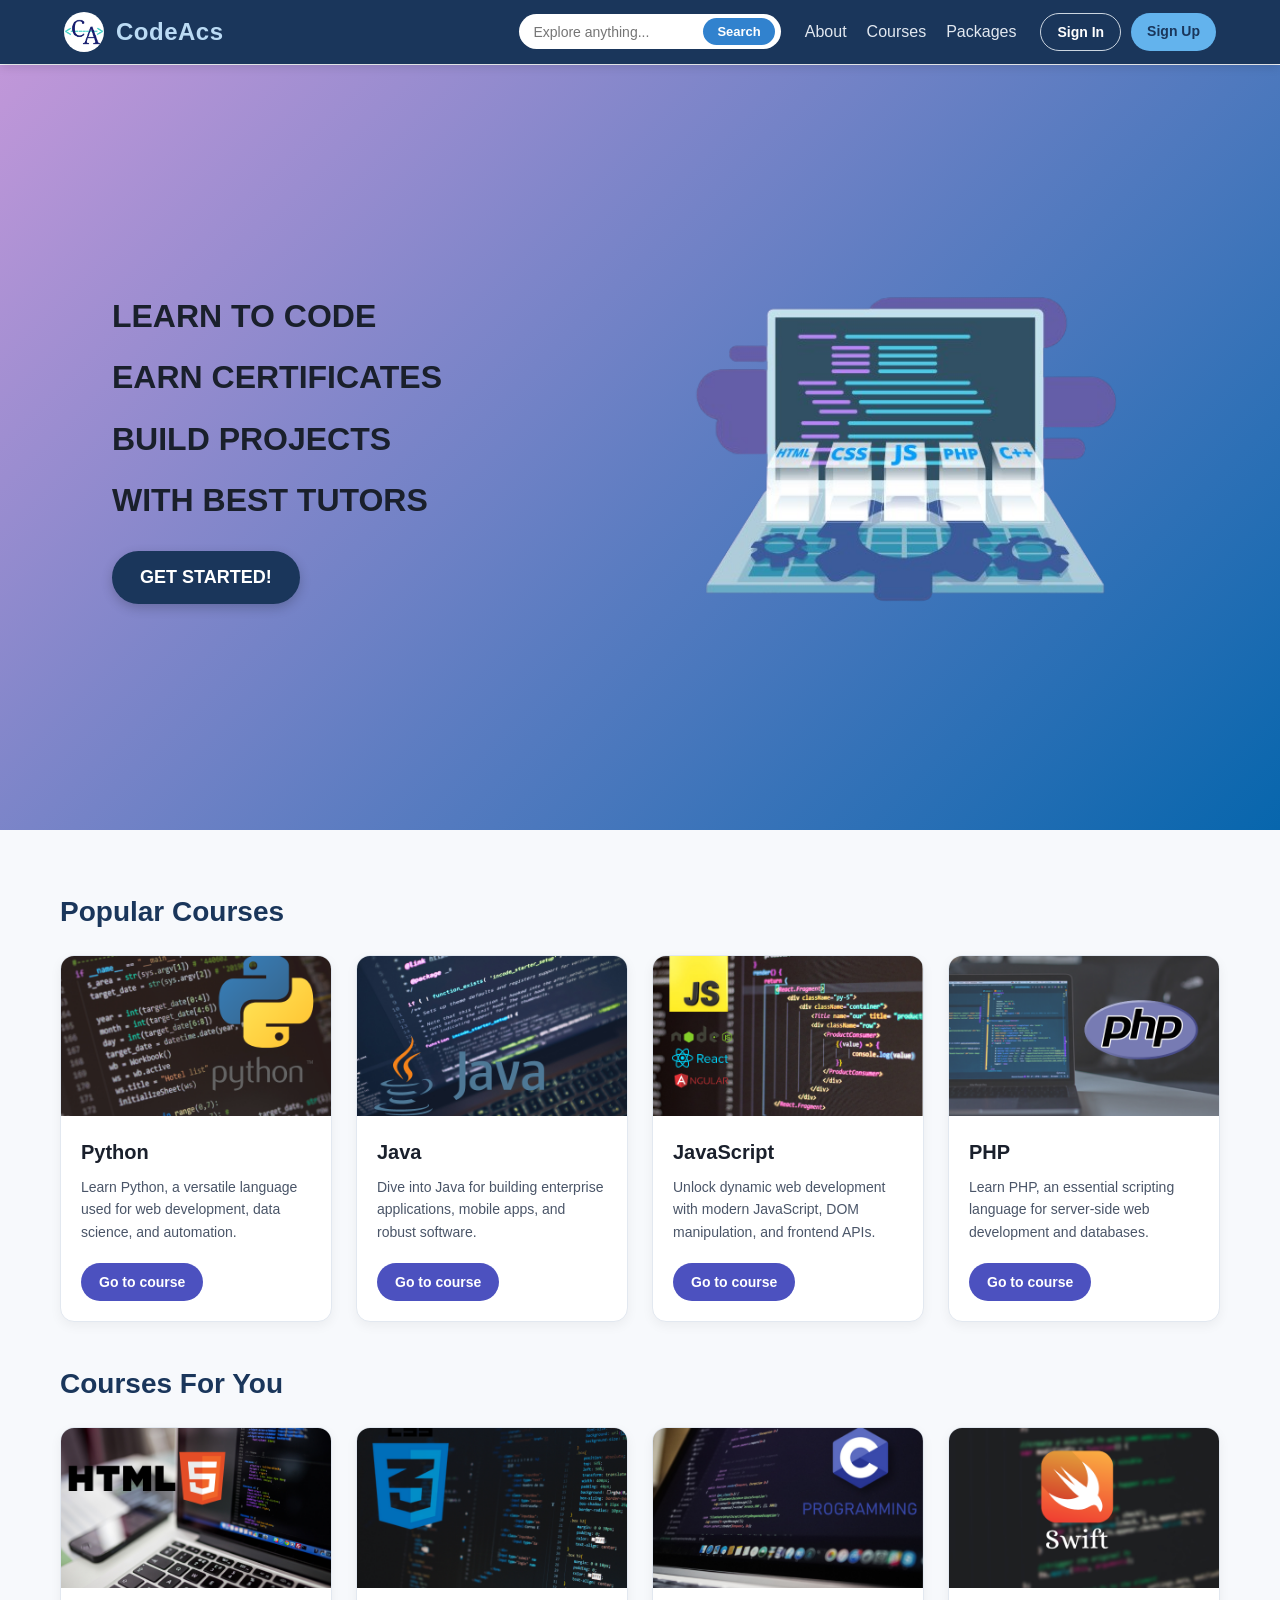
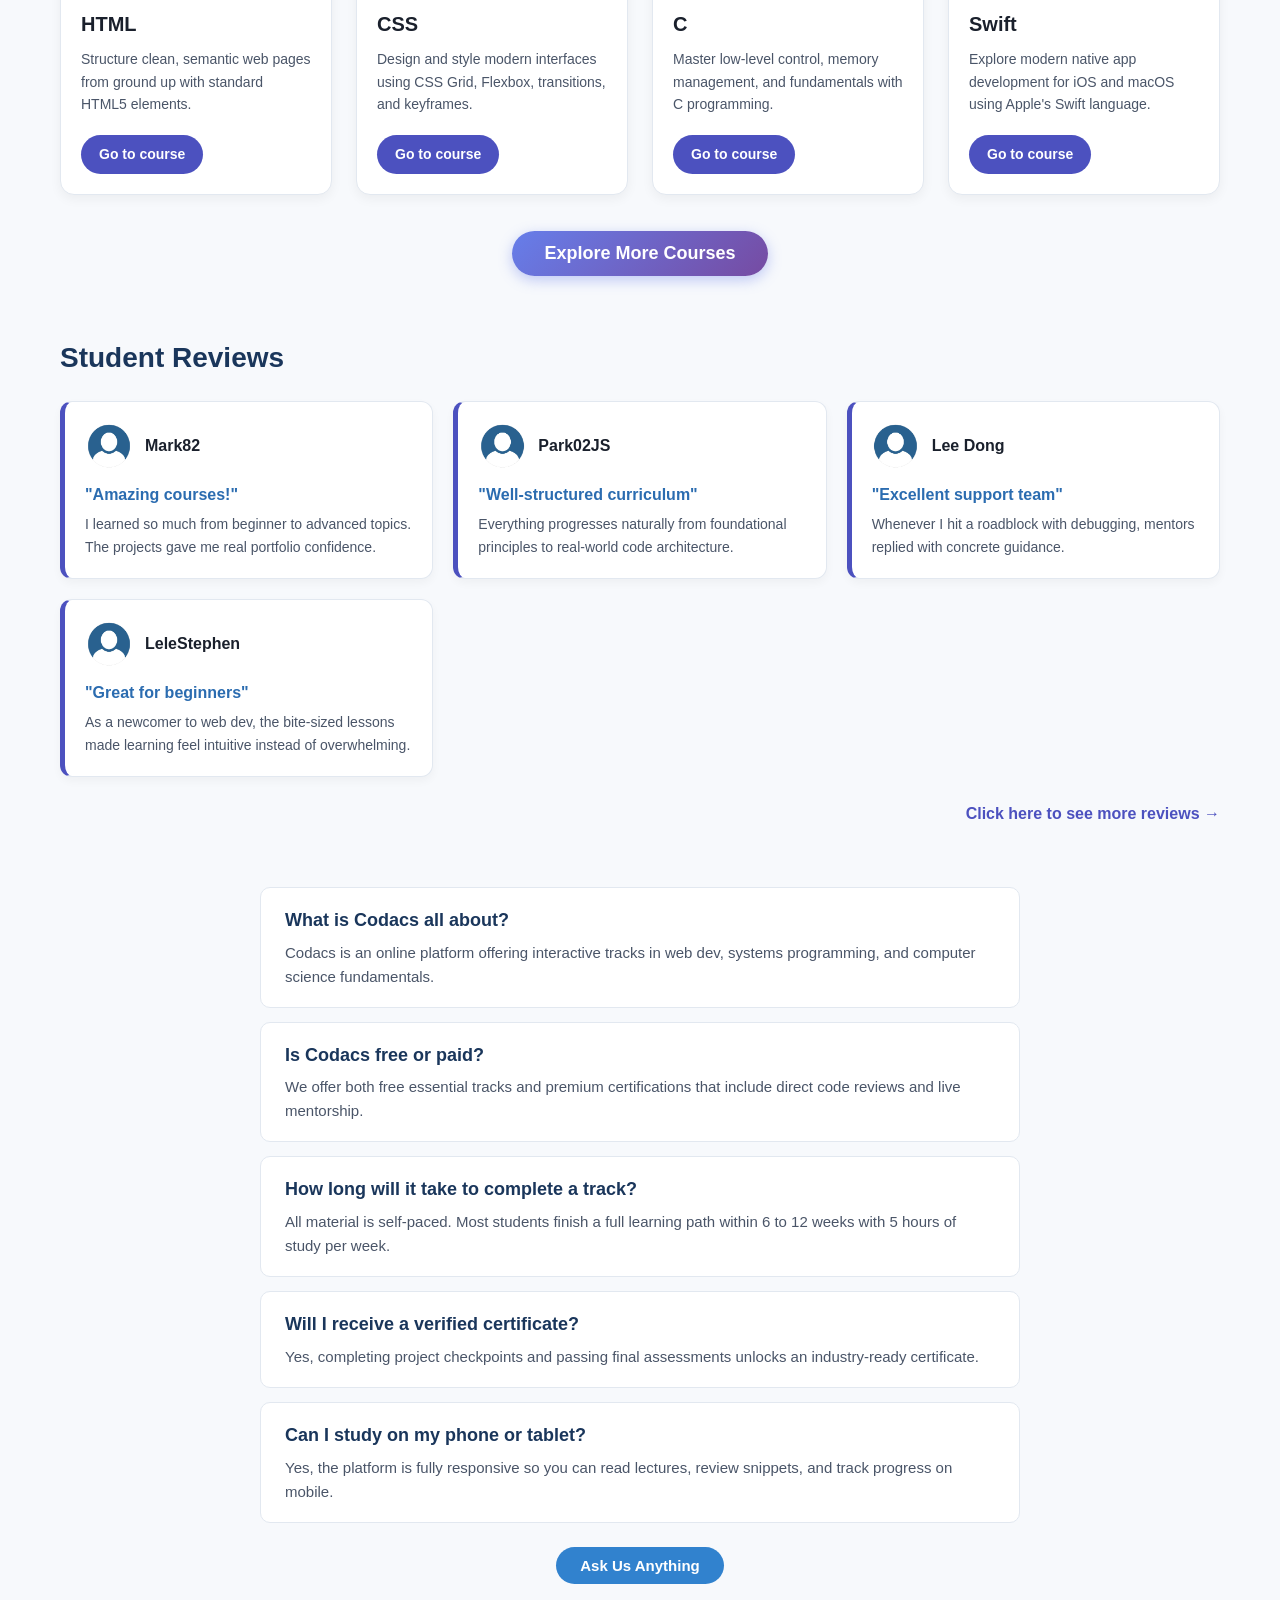
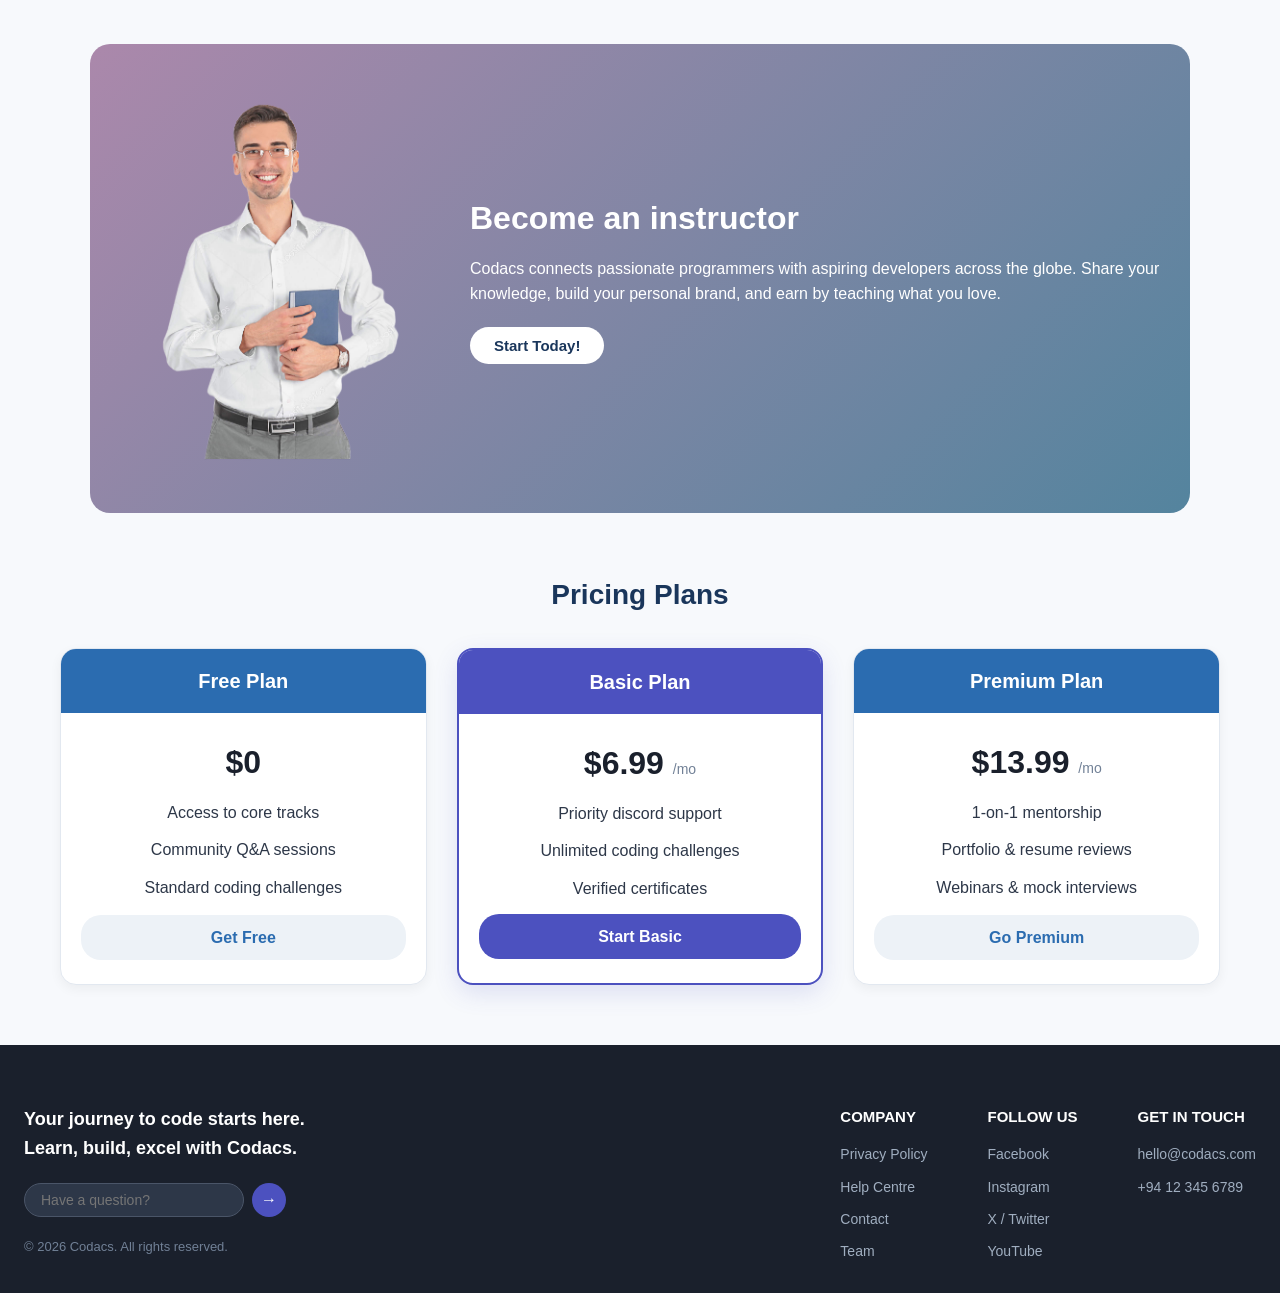
<file: index.html>
<!DOCTYPE html>
<html lang="en">
<head>
    <meta charset="UTF-8">
    <meta name="viewport" content="width=device-width, initial-scale=1.0">
    <title>Codacs - Learn to Code</title>
    <link rel="stylesheet" href="styles.css">
</head>
<body>
    <nav class="navbar">
        <div class="topnav">
            <div class="logo">
                <img src="./CA2.png" alt="Logo" height="40">
                <a href="index.html">CodeAcs</a>
            </div>

            <button class="nav-toggle" id="navToggle" aria-label="Toggle navigation">
                <span></span>
                <span></span>
                <span></span>
            </button>

            <div class="nav-menu" id="navMenu">
                <form class="searchbar">
                    <input type="text" placeholder="Explore anything...">
                    <button type="submit">Search</button>
                </form>

                <ul class="nav-links">
                    <li class="navli"><a href="#about">About</a></li>
                    <li class="navli"><a href="#cources">Courses</a></li>
                    <li class="navli"><a href="#pricing">Packages</a></li>
                </ul>

                <div class="log-buttons">
                    <a href="signin.html" class="btn btn-outline">Sign In</a>
                    <a href="signup.html" class="btn btn-primary">Sign Up</a>
                </div>
            </div>
        </div>
    </nav>
    
    <!-- Hero Section -->
    <header class="description">
        <div class="paras">
            <p>Learn to code</p>
            <p>Earn certificates</p>  
            <p>Build projects</p>
            <p>With best tutors</p>
            <a href="#cources" class="start">Get Started!</a>
        </div>
    
        <div class="hero-image-wrap">
            <img src="./images/ggg.png" alt="coding illustration" class="bigimg">
        </div>
    </header>

    <!-- Courses Section -->
    <section class="section-container" id="cources">
        <h2 class="h_2">Popular Courses</h2>   
        <div class="card-container">
            <div class="card">
                <img src="./images/python.png" alt="Python Course" class="card-img">
                <div class="card-body">
                    <h3 class="card-title">Python</h3>
                    <p class="card-text">Learn Python, a versatile language used for web development, data science, and automation.</p>
                    <a href="#" class="card-btn">Go to course</a>
                </div>
            </div>

            <div class="card">
                <img src="./images/java.png" alt="Java Course" class="card-img">
                <div class="card-body">
                    <h3 class="card-title">Java</h3>
                    <p class="card-text">Dive into Java for building enterprise applications, mobile apps, and robust software.</p>
                    <a href="#" class="card-btn">Go to course</a>
                </div>
            </div>
            
            <div class="card">
                <img src="./images/JS.png" alt="JavaScript Course" class="card-img">
                <div class="card-body">
                    <h3 class="card-title">JavaScript</h3>
                    <p class="card-text">Unlock dynamic web development with modern JavaScript, DOM manipulation, and frontend APIs.</p>
                    <a href="#" class="card-btn">Go to course</a>
                </div>
            </div>

            <div class="card">
                <img src="./images/php.png" alt="PHP Course" class="card-img">
                <div class="card-body">
                    <h3 class="card-title">PHP</h3>
                    <p class="card-text">Learn PHP, an essential scripting language for server-side web development and databases.</p>
                    <a href="#" class="card-btn">Go to course</a>
                </div>
            </div>
        </div>

        <h2 class="h_2">Courses For You</h2>
        <div class="card-container">
            <div class="card">
                <img src="./images/HTML.png" alt="HTML Course" class="card-img">
                <div class="card-body">
                    <h3 class="card-title">HTML</h3>
                    <p class="card-text">Structure clean, semantic web pages from ground up with standard HTML5 elements.</p>
                    <a href="#" class="card-btn">Go to course</a>
                </div>
            </div>
        
            <div class="card">
                <img src="./images/css.png" alt="CSS Course" class="card-img">
                <div class="card-body">
                    <h3 class="card-title">CSS</h3>
                    <p class="card-text">Design and style modern interfaces using CSS Grid, Flexbox, transitions, and keyframes.</p>
                    <a href="#" class="card-btn">Go to course</a>
                </div>
            </div>
        
            <div class="card">
                <img src="./images/c.png" alt="C Course" class="card-img">
                <div class="card-body">
                    <h3 class="card-title">C</h3>
                    <p class="card-text">Master low-level control, memory management, and fundamentals with C programming.</p>
                    <a href="#" class="card-btn">Go to course</a>
                </div>
            </div>
        
            <div class="card">
                <img src="./images/SWIFT.png" alt="Swift Course" class="card-img">
                <div class="card-body">
                    <h3 class="card-title">Swift</h3>
                    <p class="card-text">Explore modern native app development for iOS and macOS using Apple's Swift language.</p>
                    <a href="#" class="card-btn">Go to course</a>
                </div>
            </div>
        </div>

        <div class="center-btn-wrap">
            <button class="big-btncourse">Explore More Courses</button>
        </div>
    </section>

    <!-- Reviews Section -->
    <section class="section-container">
        <h2 class="h_2">Student Reviews</h2>
        <div class="reviews">
            <div class="review">
                <div class="review-header">
                    <img src="./images/profilepic.png" alt="Mark82" class="profile-img">
                    <p class="username">Mark82</p>
                </div>
                <p class="review-quote">"Amazing courses!"</p>
                <p class="review-text">I learned so much from beginner to advanced topics. The projects gave me real portfolio confidence.</p>
            </div>

            <div class="review">
                <div class="review-header">
                    <img src="./images/profilepic.png" alt="Park02JS" class="profile-img">
                    <p class="username">Park02JS</p>
                </div>
                <p class="review-quote">"Well-structured curriculum"</p>
                <p class="review-text">Everything progresses naturally from foundational principles to real-world code architecture.</p>
            </div>

            <div class="review">
                <div class="review-header">
                    <img src="./images/profilepic.png" alt="Lee Dong" class="profile-img">
                    <p class="username">Lee Dong</p>
                </div>
                <p class="review-quote">"Excellent support team"</p>
                <p class="review-text">Whenever I hit a roadblock with debugging, mentors replied with concrete guidance.</p>
            </div>

            <div class="review">
                <div class="review-header">
                    <img src="./images/profilepic.png" alt="LeleStephen" class="profile-img">
                    <p class="username">LeleStephen</p>
                </div>
                <p class="review-quote">"Great for beginners"</p>
                <p class="review-text">As a newcomer to web dev, the bite-sized lessons made learning feel intuitive instead of overwhelming.</p>
            </div>
        </div>
        <div class="link">
            <a class="reviewtlink" href="#">Click here to see more reviews &rarr;</a>
        </div>
    </section>
    
    <!-- FAQ / Intro Section -->
    <section class="introduction" id="about">
        <div class="faq-item">
            <h5>What is Codacs all about?</h5>
            <p class="ans">Codacs is an online platform offering interactive tracks in web dev, systems programming, and computer science fundamentals.</p>
        </div>

        <div class="faq-item">
            <h5>Is Codacs free or paid?</h5>
            <p class="ans">We offer both free essential tracks and premium certifications that include direct code reviews and live mentorship.</p>
        </div>

        <div class="faq-item">
            <h5>How long will it take to complete a track?</h5>
            <p class="ans">All material is self-paced. Most students finish a full learning path within 6 to 12 weeks with 5 hours of study per week.</p>
        </div>

        <div class="faq-item">
            <h5>Will I receive a verified certificate?</h5>
            <p class="ans">Yes, completing project checkpoints and passing final assessments unlocks an industry-ready certificate.</p>
        </div>

        <div class="faq-item">
            <h5>Can I study on my phone or tablet?</h5>
            <p class="ans">Yes, the platform is fully responsive so you can read lectures, review snippets, and track progress on mobile.</p>
        </div>

        <div class="faq-btn-wrap">
            <button class="ask">Ask Us Anything</button>
        </div>
    </section>

    <!-- Teach Section -->
    <section class="instructing">
        <img src="./images/instructor.png" alt="Instructor illustration" class="ccc">
        <div class="instructor-para">
            <h2 class="teach">Become an instructor</h2>
            <p class="pp">Codacs connects passionate programmers with aspiring developers across the globe. Share your knowledge, build your personal brand, and earn by teaching what you love.</p>
            <button class="btn-instructor">Start Today!</button>
        </div>
    </section>

    <!-- Pricing Section -->
    <section class="section-container" id="pricing">
        <h2 class="h_2" style="text-align: center; margin-left: 0;">Pricing Plans</h2>
        <div class="pricingCards">
            <div class="boxes">
                <div class="inside"><p class="pricehead">Free Plan</p></div>
                <div class="box-content">
                    <p class="price-val">$0</p>
                    <p>Access to core tracks</p>
                    <p>Community Q&amp;A sessions</p>
                    <p>Standard coding challenges</p>
                    <a href="signup.html" class="price-btn">Get Free</a>
                </div>
            </div>

            <div class="boxes featured">
                <div class="inside"><p class="pricehead">Basic Plan</p></div>
                <div class="box-content">
                    <p class="price-val">$6.99 <span class="per-mo">/mo</span></p>
                    <p>Priority discord support</p>
                    <p>Unlimited coding challenges</p>
                    <p>Verified certificates</p>
                    <a href="signup.html" class="price-btn">Start Basic</a>
                </div>
            </div>
        
            <div class="boxes">
                <div class="inside"><p class="pricehead">Premium Plan</p></div>
                <div class="box-content">
                    <p class="price-val">$13.99 <span class="per-mo">/mo</span></p>
                    <p>1-on-1 mentorship</p>
                    <p>Portfolio &amp; resume reviews</p>
                    <p>Webinars &amp; mock interviews</p>
                    <a href="signup.html" class="price-btn">Go Premium</a>
                </div>
            </div>
        </div>
    </section>
    
    <!-- Footer -->
    <footer class="footer">
        <div class="footone">
            <p class="quote">Your journey to code starts here.<br>Learn, build, excel with Codacs.</p>
            <form class="footer-form">
                <input class="question" type="text" placeholder="Have a question?">
                <button class="arrow" type="submit">&rarr;</button>
            </form>
            <p class="copyyy">&copy; 2026 Codacs. All rights reserved.</p>
        </div>
        
        <div class="foottwo">
            <div class="footer-col">
                <h6>Company</h6>
                <a href="#">Privacy Policy</a>
                <a href="#">Help Centre</a>
                <a href="#">Contact</a>
                <a href="#">Team</a>
            </div>

            <div class="footer-col">
                <h6>Follow Us</h6>
                <a href="#">Facebook</a>
                <a href="#">Instagram</a>
                <a href="#">X / Twitter</a>
                <a href="#">YouTube</a>
            </div>

            <div class="footer-col">
                <h6>Get in touch</h6>
                <p>hello@codacs.com</p>
                <p>+94 12 345 6789</p>
            </div>
        </div>
    </footer>

    <!-- Minimal Vanilla JS for Mobile Nav -->
    <script>
        const toggleBtn = document.getElementById('navToggle');
        const navMenu = document.getElementById('navMenu');

        toggleBtn.addEventListener('click', () => {
            navMenu.classList.toggle('active');
            toggleBtn.classList.toggle('open');
        });

        // Close mobile drawer when a link is clicked
        document.querySelectorAll('.nav-links a').forEach(link => {
            link.addEventListener('click', () => {
                navMenu.classList.remove('active');
                toggleBtn.classList.remove('open');
            });
        });
    </script>
</body>
</html>
</file>
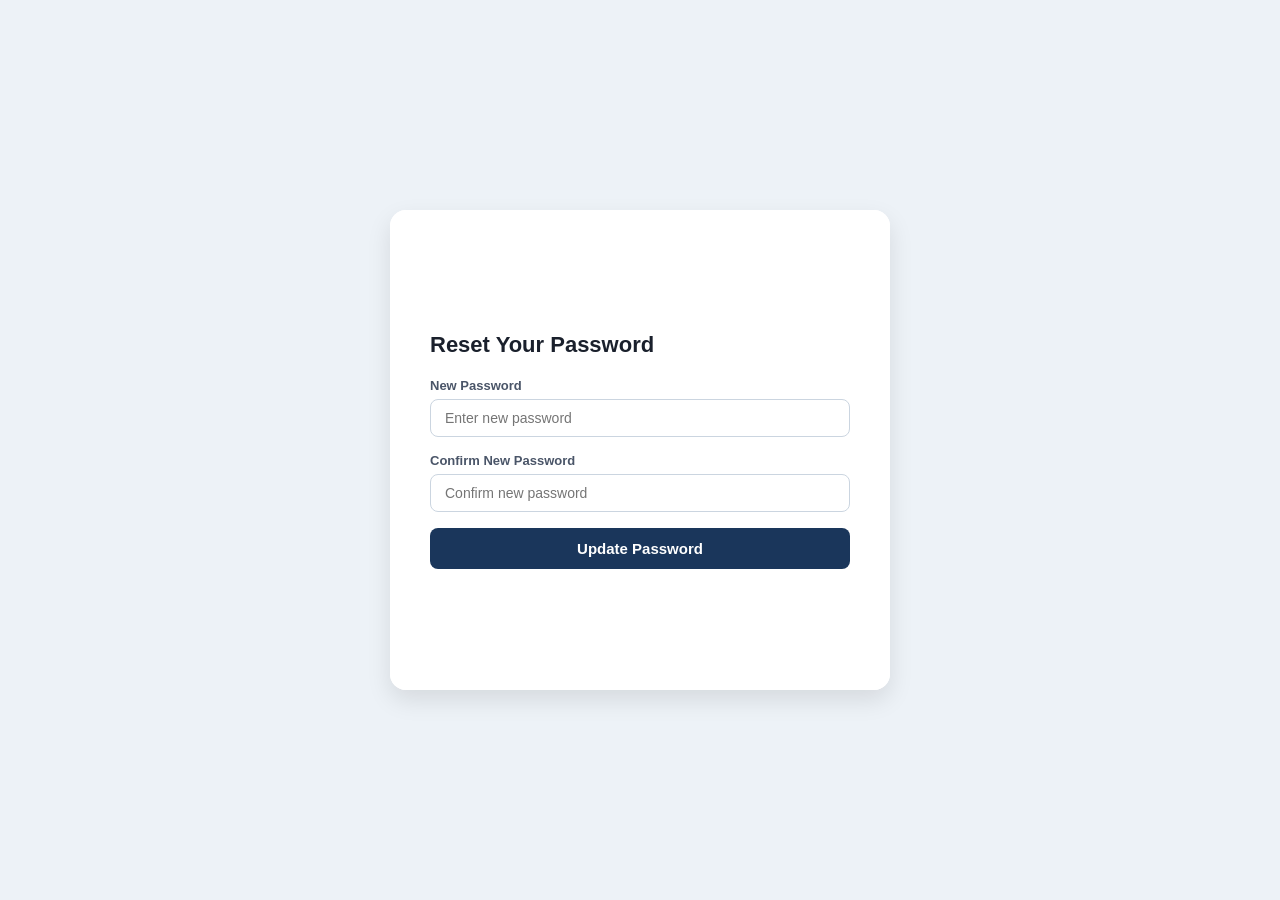
<file: cpassword.html>
<!DOCTYPE html>
<html lang="en">
<head>
    <meta charset="UTF-8">
    <meta name="viewport" content="width=device-width, initial-scale=1.0">
    <title>Reset Password - Codacs</title>
    <link rel="stylesheet" href="signin.css">
</head>
<body>
    <main class="main_container" style="max-width: 500px;">
        <section class="right" style="flex: 1;">
            <h3 class="form-title">Reset Your Password</h3>
            <form action="index.html" method="get" class="formd">
                <div class="input-group">
                    <label class="words" for="npword">New Password</label>
                    <input type="password" id="npword" name="npword" placeholder="Enter new password" required>
                </div>

                <div class="input-group">
                    <label class="words" for="cnpword">Confirm New Password</label>
                    <input type="password" id="cnpword" name="cnpword" placeholder="Confirm new password" required>
                </div>

                <button type="submit" class="signin">Update Password</button>
            </form>
        </section>
    </main>
</body>
</html>
</file>
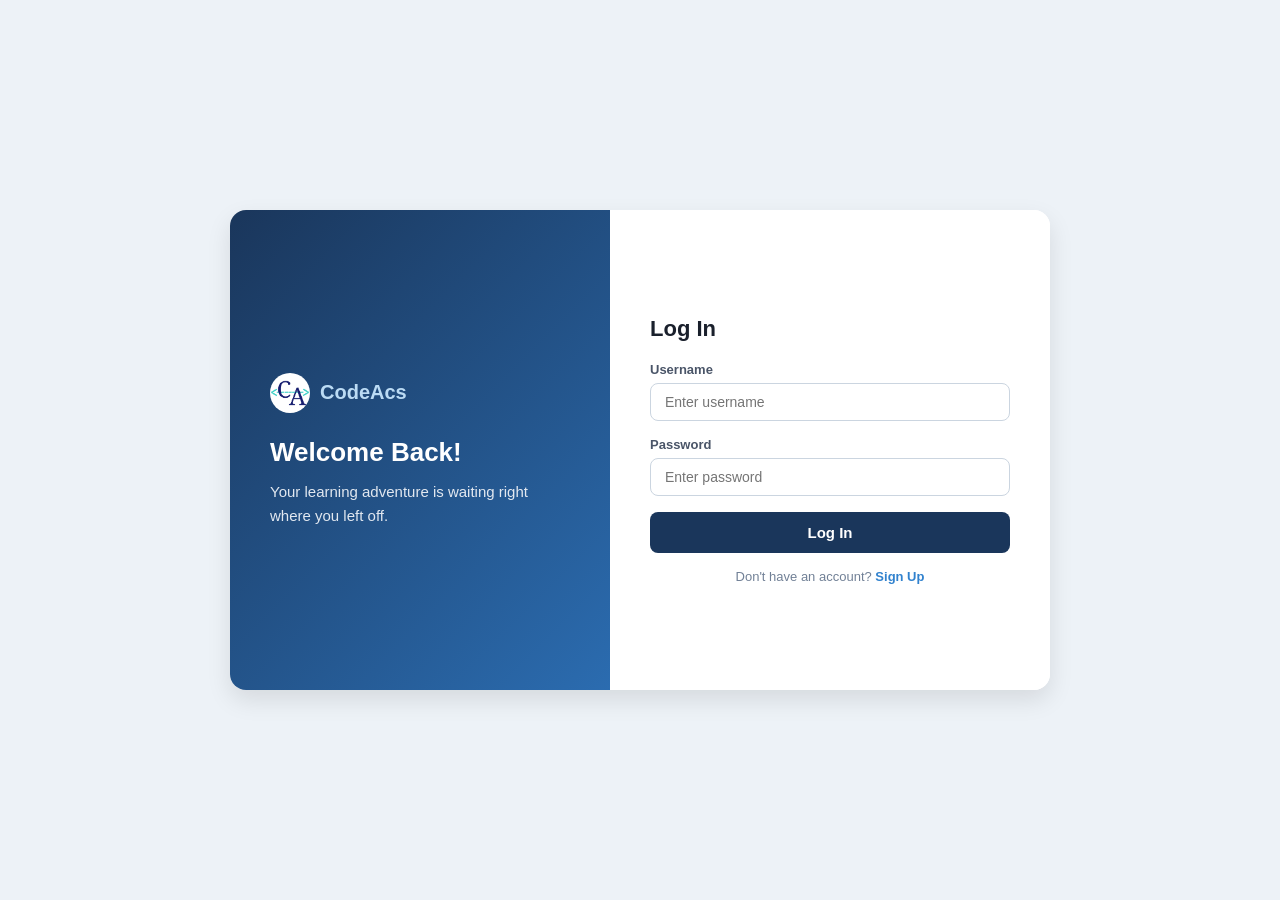
<file: signin.html>
<!DOCTYPE html>
<html lang="en">
<head>
    <meta charset="UTF-8">
    <meta name="viewport" content="width=device-width, initial-scale=1.0">
    <title>Sign In - Codacs</title>
    <link rel="stylesheet" href="signin.css">
</head>
<body>
    <main class="main_container">
        <section class="left">
            <a href="index.html" class="logo-link">
                <img src="./CA2.png" alt="Logo" height="40" class="logo">
                <span>CodeAcs</span>
            </a>
            <h2>Welcome Back!</h2>
            <p>Your learning adventure is waiting right where you left off.</p>
        </section>

        <section class="right">
            <form class="formd">
                <h3 class="form-title">Log In</h3>
                <div class="input-group">
                    <label class="words" for="uname">Username</label>
                    <input type="text" id="uname" name="uname" placeholder="Enter username" required>
                </div>
        
                <div class="input-group">
                    <label class="words" for="pword">Password</label>
                    <input type="password" id="pword" name="pword" placeholder="Enter password" required>
                </div>
        
                <button type="button" class="signin" onclick="window.location.href='index.html'">Log In</button>
                <p class="switch-link">Don't have an account? <a href="signup.html">Sign Up</a></p>
            </form>
        </section>
    </main>
</body>
</html>
</file>
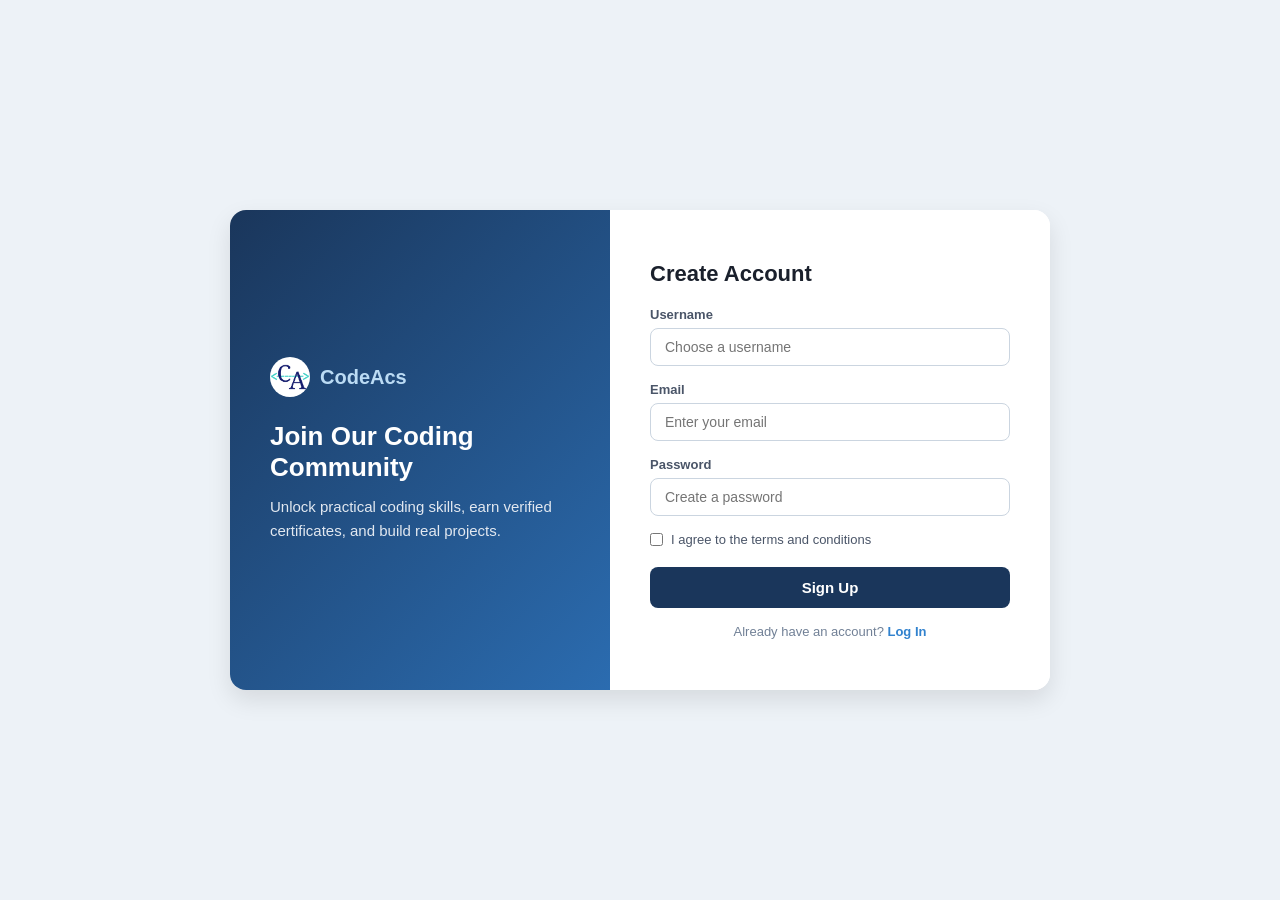
<file: signup.html>
<!DOCTYPE html>
<html lang="en">
<head>
    <meta charset="UTF-8">
    <meta name="viewport" content="width=device-width, initial-scale=1.0">
    <title>Sign Up - Codacs</title>
    <link rel="stylesheet" href="signup.css">
</head>
<body>
    <main class="main_container">
        <section class="left">
            <a href="index.html" class="logo-link">
                <img src="./CA2.png" alt="Logo" height="40" class="logo">
                <span>CodeAcs</span>
            </a>
            <h2>Join Our Coding Community</h2>
            <p>Unlock practical coding skills, earn verified certificates, and build real projects.</p>
        </section>

        <section class="right">
            <form class="formd">
                <h3 class="form-title">Create Account</h3>
                <div class="input-group">
                    <label class="words" for="uname">Username</label>
                    <input type="text" id="uname" name="uname" placeholder="Choose a username" required>
                </div>
        
                <div class="input-group">
                    <label class="words" for="email">Email</label>
                    <input type="email" id="email" name="email" placeholder="Enter your email" required>
                </div>

                <div class="input-group">
                    <label class="words" for="pword">Password</label>
                    <input type="password" id="pword" name="pword" placeholder="Create a password" required>
                </div>
        
                <div class="checkbox-group">
                    <input type="checkbox" id="agree" name="agree" value="yes" required>
                    <label for="agree">I agree to the terms and conditions</label>
                </div>

                <button type="button" class="signin" onclick="window.location.href='index.html'">Sign Up</button>
                <p class="switch-link">Already have an account? <a href="signin.html">Log In</a></p>
            </form>
        </section>
    </main>
</body>
</html>
</file>
<file: styles.css>
/* Global Reset & Base */
* {
    box-sizing: border-box;
    margin: 0;
    padding: 0;
}

html {
    scroll-behavior: smooth;
}

body {
    font-family: -apple-system, BlinkMacSystemFont, "Segoe UI", Roboto, Oxygen, Ubuntu, Cantarell, sans-serif;
    background-color: #f7f9fc;
    color: #2d3748;
    line-height: 1.6;
    overflow-x: hidden;
}

/* Navigation Bar */
.navbar {
    background-color: #1a365b;
    position: fixed;
    top: 0;
    left: 0;
    width: 100%;
    z-index: 1000;
    box-shadow: 0 2px 10px rgba(0, 0, 0, 0.15);
}

.topnav {
    max-width: 1200px;
    margin: 0 auto;
    display: flex;
    justify-content: space-between;
    align-items: center;
    padding: 12px 24px;
}

.logo {
    display: flex;
    align-items: center;
    gap: 12px;
}

.logo img {
    border-radius: 50%;
    object-fit: cover;
}

.logo a {
    font-size: 24px;
    font-weight: 800;
    color: #bbdbf4;
    text-decoration: none;
    letter-spacing: 0.5px;
}

/* Mobile Hamburger Toggle */
.nav-toggle {
    display: none;
    flex-direction: column;
    justify-content: space-around;
    width: 28px;
    height: 22px;
    background: transparent;
    border: none;
    cursor: pointer;
    padding: 0;
}

.nav-toggle span {
    width: 100%;
    height: 3px;
    background-color: #bbdbf4;
    border-radius: 2px;
    transition: all 0.3s ease;
}

/* Nav Menu Container */
.nav-menu {
    display: flex;
    align-items: center;
    gap: 24px;
}

.nav-links {
    display: flex;
    list-style: none;
    gap: 20px;
}

.nav-links a {
    color: #e2e8f0;
    text-decoration: none;
    font-size: 16px;
    font-weight: 500;
    transition: color 0.2s;
}

.nav-links a:hover {
    color: #90cdf4;
}

/* Search Bar */
.searchbar {
    display: flex;
    align-items: center;
    background-color: #ffffff;
    border-radius: 30px;
    padding: 4px 6px 4px 14px;
}

.searchbar input {
    border: none;
    outline: none;
    font-size: 14px;
    width: 170px;
    color: #2d3748;
}

.searchbar button {
    background-color: #3182ce;
    color: #ffffff;
    border: none;
    border-radius: 20px;
    padding: 6px 14px;
    font-size: 13px;
    font-weight: 600;
    cursor: pointer;
    transition: background-color 0.2s;
}

.searchbar button:hover {
    background-color: #2b6cb0;
}

/* Buttons */
.log-buttons {
    display: flex;
    gap: 10px;
}

.btn {
    text-decoration: none;
    padding: 7px 16px;
    border-radius: 20px;
    font-size: 14px;
    font-weight: 600;
    display: inline-block;
    transition: all 0.2s ease;
}

.btn-outline {
    border: 1.5px solid #cbd5e0;
    color: #ffffff;
}

.btn-outline:hover {
    background-color: rgba(255, 255, 255, 0.1);
}

.btn-primary {
    background-color: #63b3ed;
    color: #1a365b;
}

.btn-primary:hover {
    background-color: #90cdf4;
}

/* Hero Section */
.description {
    margin-top: 65px;
    min-height: 85vh;
    display: flex;
    align-items: center;
    justify-content: space-around;
    padding: 40px 24px;
    background: linear-gradient(135deg, #c197d9, #0766ad, #fff6e9);
    background-size: 200% 200%;
    animation: gradient-animation 12s ease infinite;
    gap: 30px;
}

@keyframes gradient-animation {
    0% { background-position: 0% 50%; }
    50% { background-position: 100% 50%; }
    100% { background-position: 0% 50%; }
}

.paras {
    display: flex;
    flex-direction: column;
    align-items: flex-start;
    gap: 10px;
    font-size: 32px;
    font-weight: 800;
    color: #1a202c;
    text-transform: uppercase;
}

.start {
    margin-top: 15px;
    display: inline-block;
    background-color: #1a365b;
    color: #ffffff;
    text-decoration: none;
    font-size: 18px;
    font-weight: 700;
    padding: 12px 28px;
    border-radius: 30px;
    box-shadow: 0 4px 12px rgba(0, 0, 0, 0.2);
    transition: transform 0.2s, background-color 0.2s;
}

.start:hover {
    transform: translateY(-2px);
    background-color: #2b6cb0;
}

.hero-image-wrap {
    max-width: 520px;
    width: 100%;
    display: flex;
    justify-content: center;
}

.bigimg {
    width: 100%;
    height: auto;
    object-fit: contain;
}

/* Section Shared Rules */
.section-container {
    max-width: 1200px;
    margin: 60px auto;
    padding: 0 20px;
}

.h_2 {
    font-size: 28px;
    color: #1a365b;
    margin: 40px 0 20px 0;
    font-weight: 800;
    scroll-margin-top: 90px;
}

/* Courses Card Grid */
.card-container {
    display: grid;
    grid-template-columns: repeat(auto-fit, minmax(240px, 1fr));
    gap: 24px;
}

.card {
    background-color: #ffffff;
    border-radius: 14px;
    border: 1px solid #e2e8f0;
    overflow: hidden;
    box-shadow: 0 4px 12px rgba(0, 0, 0, 0.05);
    display: flex;
    flex-direction: column;
    transition: transform 0.3s, box-shadow 0.3s;
}

.card:hover {
    transform: translateY(-6px);
    box-shadow: 0 10px 20px rgba(0, 0, 0, 0.12);
}

.card-img {
    width: 100%;
    height: 160px;
    object-fit: cover;
    background-color: #edf2f7;
}

.card-body {
    padding: 20px;
    display: flex;
    flex-direction: column;
    flex-grow: 1;
}

.card-title {
    font-size: 20px;
    color: #1a202c;
    margin-bottom: 8px;
}

.card-text {
    font-size: 14px;
    color: #4a5568;
    margin-bottom: 20px;
    flex-grow: 1;
}

.card-btn {
    align-self: flex-start;
    padding: 8px 18px;
    background-color: #4c51bf;
    color: #ffffff;
    text-decoration: none;
    font-size: 14px;
    font-weight: 600;
    border-radius: 20px;
    transition: background-color 0.2s;
}

.card-btn:hover {
    background-color: #3c366b;
}

.center-btn-wrap {
    display: flex;
    justify-content: center;
    margin-top: 36px;
}

.big-btncourse {
    font-size: 18px;
    font-weight: 700;
    padding: 12px 32px;
    color: #ffffff;
    background: linear-gradient(135deg, #667eea, #764ba2);
    border: none;
    border-radius: 30px;
    cursor: pointer;
    box-shadow: 0 4px 14px rgba(102, 126, 234, 0.4);
    transition: transform 0.2s, box-shadow 0.2s;
}

.big-btncourse:hover {
    transform: translateY(-2px);
    box-shadow: 0 6px 20px rgba(102, 126, 234, 0.6);
}

/* Reviews Grid */
.reviews {
    display: grid;
    grid-template-columns: repeat(auto-fit, minmax(280px, 1fr));
    gap: 20px;
    margin-top: 20px;
}

.review {
    background: #ffffff;
    border: 1px solid #e2e8f0;
    border-left: 5px solid #4c51bf;
    padding: 20px;
    border-radius: 12px;
    box-shadow: 0 4px 10px rgba(0, 0, 0, 0.04);
}

.review-header {
    display: flex;
    align-items: center;
    gap: 12px;
    margin-bottom: 12px;
}

.profile-img {
    width: 48px;
    height: 48px;
    border-radius: 50%;
    object-fit: cover;
}

.username {
    font-weight: 700;
    color: #1a202c;
}

.review-quote {
    font-weight: 700;
    color: #2b6cb0;
    margin-bottom: 6px;
}

.review-text {
    font-size: 14px;
    color: #4a5568;
}

.link {
    margin-top: 24px;
    text-align: right;
}

.reviewtlink {
    font-weight: 700;
    color: #4c51bf;
    text-decoration: none;
}

.reviewtlink:hover {
    text-decoration: underline;
}

/* FAQ / Introduction */
.introduction {
    max-width: 800px;
    margin: 60px auto;
    padding: 0 20px;
    scroll-margin-top: 80px;
}

.faq-item {
    background: #ffffff;
    padding: 18px 24px;
    border-radius: 10px;
    border: 1px solid #e2e8f0;
    margin-bottom: 14px;
}

.faq-item h5 {
    font-size: 18px;
    color: #1a365b;
    margin-bottom: 6px;
}

.ans {
    font-size: 15px;
    color: #4a5568;
}

.faq-btn-wrap {
    text-align: center;
    margin-top: 24px;
}

.ask {
    background-color: #3182ce;
    color: #ffffff;
    border: none;
    border-radius: 20px;
    padding: 10px 24px;
    font-size: 15px;
    font-weight: 600;
    cursor: pointer;
    transition: background-color 0.2s;
}

.ask:hover {
    background-color: #2b6cb0;
}

/* Instructing Banner */
.instructing {
    max-width: 1100px;
    margin: 60px auto;
    padding: 30px;
    background: linear-gradient(135deg, #ab88ab, #54849e);
    border-radius: 20px;
    display: flex;
    align-items: center;
    gap: 30px;
    color: #ffffff;
}

.ccc {
    max-width: 320px;
    width: 100%;
    height: auto;
    object-fit: contain;
}

.instructor-para {
    flex: 1;
}

.teach {
    font-size: 32px;
    font-weight: 800;
    margin-bottom: 12px;
}

.pp {
    font-size: 16px;
    margin-bottom: 20px;
    line-height: 1.6;
}

.btn-instructor {
    background-color: #ffffff;
    color: #1a365b;
    padding: 10px 24px;
    border-radius: 30px;
    border: none;
    font-size: 15px;
    font-weight: 700;
    cursor: pointer;
    transition: transform 0.2s, background-color 0.2s;
}

.btn-instructor:hover {
    transform: translateY(-2px);
    background-color: #edf2f7;
}

/* Pricing Section */
.pricingCards {
    display: grid;
    grid-template-columns: repeat(auto-fit, minmax(260px, 1fr));
    gap: 30px;
    margin-top: 30px;
}

.boxes {
    background: #ffffff;
    border: 1px solid #e2e8f0;
    border-radius: 16px;
    overflow: hidden;
    box-shadow: 0 4px 12px rgba(0, 0, 0, 0.05);
    display: flex;
    flex-direction: column;
    text-align: center;
    transition: transform 0.3s;
}

.boxes:hover {
    transform: translateY(-6px);
}

.boxes.featured {
    border: 2px solid #4c51bf;
    box-shadow: 0 8px 24px rgba(76, 81, 191, 0.15);
}

.inside {
    background-color: #2b6cb0;
    color: #ffffff;
    padding: 16px;
}

.boxes.featured .inside {
    background-color: #4c51bf;
}

.pricehead {
    font-size: 20px;
    font-weight: 700;
}

.box-content {
    padding: 24px 20px;
    display: flex;
    flex-direction: column;
    gap: 12px;
    flex-grow: 1;
}

.price-val {
    font-size: 32px;
    font-weight: 800;
    color: #1a202c;
}

.per-mo {
    font-size: 14px;
    font-weight: 500;
    color: #718096;
}

.price-btn {
    margin-top: auto;
    display: inline-block;
    padding: 10px 20px;
    background-color: #edf2f7;
    color: #2b6cb0;
    text-decoration: none;
    border-radius: 20px;
    font-weight: 700;
    transition: all 0.2s;
}

.boxes.featured .price-btn {
    background-color: #4c51bf;
    color: #ffffff;
}

.price-btn:hover {
    background-color: #2b6cb0;
    color: #ffffff;
}

/* Footer */
.footer {
    background: #1a202c;
    color: #cbd5e0;
    padding: 60px 24px 30px 24px;
    display: flex;
    justify-content: space-between;
    flex-wrap: wrap;
    gap: 40px;
    max-width: 100%;
}

.footone {
    flex: 1;
    min-width: 260px;
}

.quote {
    font-size: 18px;
    font-weight: 600;
    color: #ffffff;
    margin-bottom: 20px;
}

.footer-form {
    display: flex;
    align-items: center;
    gap: 8px;
    margin-bottom: 20px;
}

.question {
    background-color: #2d3748;
    border: 1px solid #4a5568;
    color: #ffffff;
    border-radius: 20px;
    padding: 8px 16px;
    outline: none;
    font-size: 14px;
    width: 220px;
}

.arrow {
    background-color: #4c51bf;
    border: none;
    color: #ffffff;
    width: 34px;
    height: 34px;
    border-radius: 50%;
    cursor: pointer;
    font-size: 16px;
}

.copyyy {
    font-size: 13px;
    color: #718096;
}

.foottwo {
    display: flex;
    gap: 60px;
    flex-wrap: wrap;
}

.footer-col {
    display: flex;
    flex-direction: column;
    gap: 10px;
}

.footer-col h6 {
    font-size: 15px;
    color: #ffffff;
    text-transform: uppercase;
    margin-bottom: 4px;
}

.footer-col a, .footer-col p {
    font-size: 14px;
    color: #a0aec0;
    text-decoration: none;
}

.footer-col a:hover {
    color: #ffffff;
}

/* Responsive Breakpoints */
@media (max-width: 900px) {
    .nav-toggle {
        display: flex;
    }

    .nav-menu {
        position: fixed;
        top: 64px;
        left: 0;
        width: 100%;
        background-color: #1a365b;
        flex-direction: column;
        align-items: flex-start;
        padding: 24px;
        gap: 18px;
        display: none;
        box-shadow: 0 10px 15px rgba(0, 0, 0, 0.2);
    }

    .nav-menu.active {
        display: flex;
    }

    .nav-links {
        flex-direction: column;
        width: 100%;
    }

    .searchbar {
        width: 100%;
    }

    .searchbar input {
        width: 100%;
    }

    .log-buttons {
        width: 100%;
        justify-content: flex-start;
    }

    .description {
        flex-direction: column;
        text-align: center;
        padding: 40px 20px;
    }

    .paras {
        align-items: center;
        font-size: 26px;
    }

    .instructing {
        flex-direction: column;
        text-align: center;
        padding: 30px 20px;
    }
}

@media (max-width: 600px) {
    .paras {
        font-size: 22px;
    }

    .foottwo {
        gap: 30px;
        flex-direction: column;
    }
}
</file>
<file: signin.css>
* {
    box-sizing: border-box;
    margin: 0;
    padding: 0;
}

body {
    font-family: -apple-system, BlinkMacSystemFont, "Segoe UI", Roboto, sans-serif;
    display: flex;
    justify-content: center;
    align-items: center;
    min-height: 100vh;
    background-color: #edf2f7;
    padding: 20px;
}

.main_container {
    display: flex;
    background-color: #ffffff;
    border-radius: 16px;
    overflow: hidden;
    max-width: 820px;
    width: 100%;
    min-height: 480px;
    box-shadow: 0 10px 25px rgba(0, 0, 0, 0.1);
}

.left {
    flex: 1;
    background: linear-gradient(135deg, #1a365b, #2b6cb0);
    color: #ffffff;
    padding: 40px;
    display: flex;
    flex-direction: column;
    justify-content: center;
}

.logo-link {
    display: flex;
    align-items: center;
    gap: 10px;
    text-decoration: none;
    color: #bbdbf4;
    font-weight: 800;
    font-size: 20px;
    margin-bottom: 24px;
}

.logo-link img {
    border-radius: 50%;
}

.left h2 {
    font-size: 26px;
    margin-bottom: 12px;
}

.left p {
    font-size: 15px;
    color: #e2e8f0;
    line-height: 1.6;
}

.right {
    flex: 1.2;
    padding: 40px;
    display: flex;
    flex-direction: column;
    justify-content: center;
    background-color: #ffffff;
}

.form-title {
    font-size: 22px;
    margin-bottom: 20px;
    color: #1a202c;
}

.input-group {
    margin-bottom: 16px;
}

.words {
    display: block;
    font-size: 13px;
    font-weight: 600;
    color: #4a5568;
    margin-bottom: 6px;
}

.formd input[type="text"],
.formd input[type="password"],
.formd input[type="email"] {
    width: 100%;
    padding: 10px 14px;
    border: 1.5px solid #cbd5e0;
    border-radius: 8px;
    font-size: 14px;
    outline: none;
    transition: border-color 0.2s;
}

.formd input:focus {
    border-color: #3182ce;
}

.checkbox-group {
    display: flex;
    align-items: center;
    gap: 8px;
    font-size: 13px;
    color: #4a5568;
    margin-bottom: 20px;
}

.signin {
    width: 100%;
    padding: 12px;
    border-radius: 8px;
    border: none;
    background-color: #1a365b;
    color: #ffffff;
    font-size: 15px;
    font-weight: 700;
    cursor: pointer;
    transition: background-color 0.2s;
}

.signin:hover {
    background-color: #2b6cb0;
}

.switch-link {
    margin-top: 16px;
    font-size: 13px;
    text-align: center;
    color: #718096;
}

.switch-link a {
    color: #3182ce;
    text-decoration: none;
    font-weight: 600;
}

.switch-link a:hover {
    text-decoration: underline;
}

@media (max-width: 650px) {
    .main_container {
        flex-direction: column;
    }

    .left, .right {
        padding: 30px 24px;
    }

    .left {
        text-align: center;
        align-items: center;
    }
}
</file>
<file: signup.css>
* {
    box-sizing: border-box;
    margin: 0;
    padding: 0;
}

body {
    font-family: -apple-system, BlinkMacSystemFont, "Segoe UI", Roboto, sans-serif;
    display: flex;
    justify-content: center;
    align-items: center;
    min-height: 100vh;
    background-color: #edf2f7;
    padding: 20px;
}

.main_container {
    display: flex;
    background-color: #ffffff;
    border-radius: 16px;
    overflow: hidden;
    max-width: 820px;
    width: 100%;
    min-height: 480px;
    box-shadow: 0 10px 25px rgba(0, 0, 0, 0.1);
}

.left {
    flex: 1;
    background: linear-gradient(135deg, #1a365b, #2b6cb0);
    color: #ffffff;
    padding: 40px;
    display: flex;
    flex-direction: column;
    justify-content: center;
}

.logo-link {
    display: flex;
    align-items: center;
    gap: 10px;
    text-decoration: none;
    color: #bbdbf4;
    font-weight: 800;
    font-size: 20px;
    margin-bottom: 24px;
}

.logo-link img {
    border-radius: 50%;
}

.left h2 {
    font-size: 26px;
    margin-bottom: 12px;
}

.left p {
    font-size: 15px;
    color: #e2e8f0;
    line-height: 1.6;
}

.right {
    flex: 1.2;
    padding: 40px;
    display: flex;
    flex-direction: column;
    justify-content: center;
    background-color: #ffffff;
}

.form-title {
    font-size: 22px;
    margin-bottom: 20px;
    color: #1a202c;
}

.input-group {
    margin-bottom: 16px;
}

.words {
    display: block;
    font-size: 13px;
    font-weight: 600;
    color: #4a5568;
    margin-bottom: 6px;
}

.formd input[type="text"],
.formd input[type="password"],
.formd input[type="email"] {
    width: 100%;
    padding: 10px 14px;
    border: 1.5px solid #cbd5e0;
    border-radius: 8px;
    font-size: 14px;
    outline: none;
    transition: border-color 0.2s;
}

.formd input:focus {
    border-color: #3182ce;
}

.checkbox-group {
    display: flex;
    align-items: center;
    gap: 8px;
    font-size: 13px;
    color: #4a5568;
    margin-bottom: 20px;
}

.signin {
    width: 100%;
    padding: 12px;
    border-radius: 8px;
    border: none;
    background-color: #1a365b;
    color: #ffffff;
    font-size: 15px;
    font-weight: 700;
    cursor: pointer;
    transition: background-color 0.2s;
}

.signin:hover {
    background-color: #2b6cb0;
}

.switch-link {
    margin-top: 16px;
    font-size: 13px;
    text-align: center;
    color: #718096;
}

.switch-link a {
    color: #3182ce;
    text-decoration: none;
    font-weight: 600;
}

.switch-link a:hover {
    text-decoration: underline;
}

@media (max-width: 650px) {
    .main_container {
        flex-direction: column;
    }

    .left, .right {
        padding: 30px 24px;
    }

    .left {
        text-align: center;
        align-items: center;
    }
}
</file>
